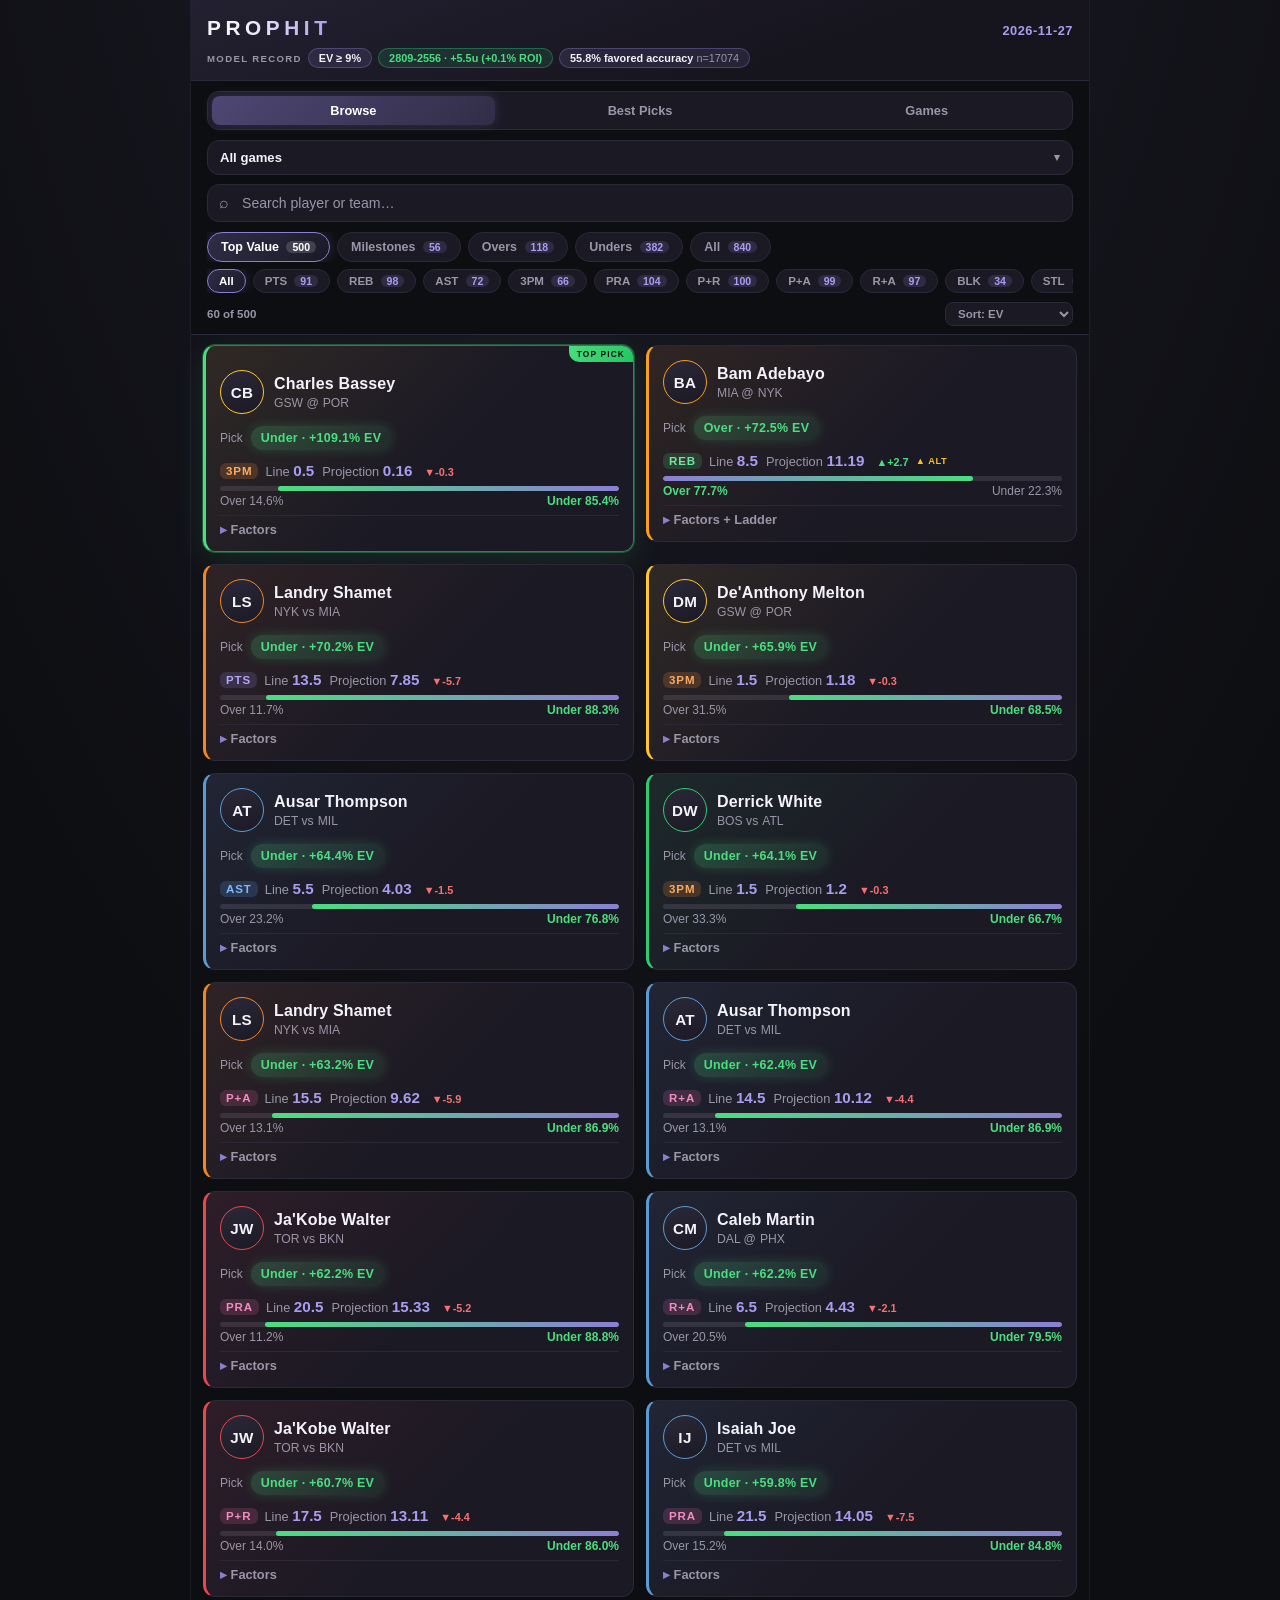
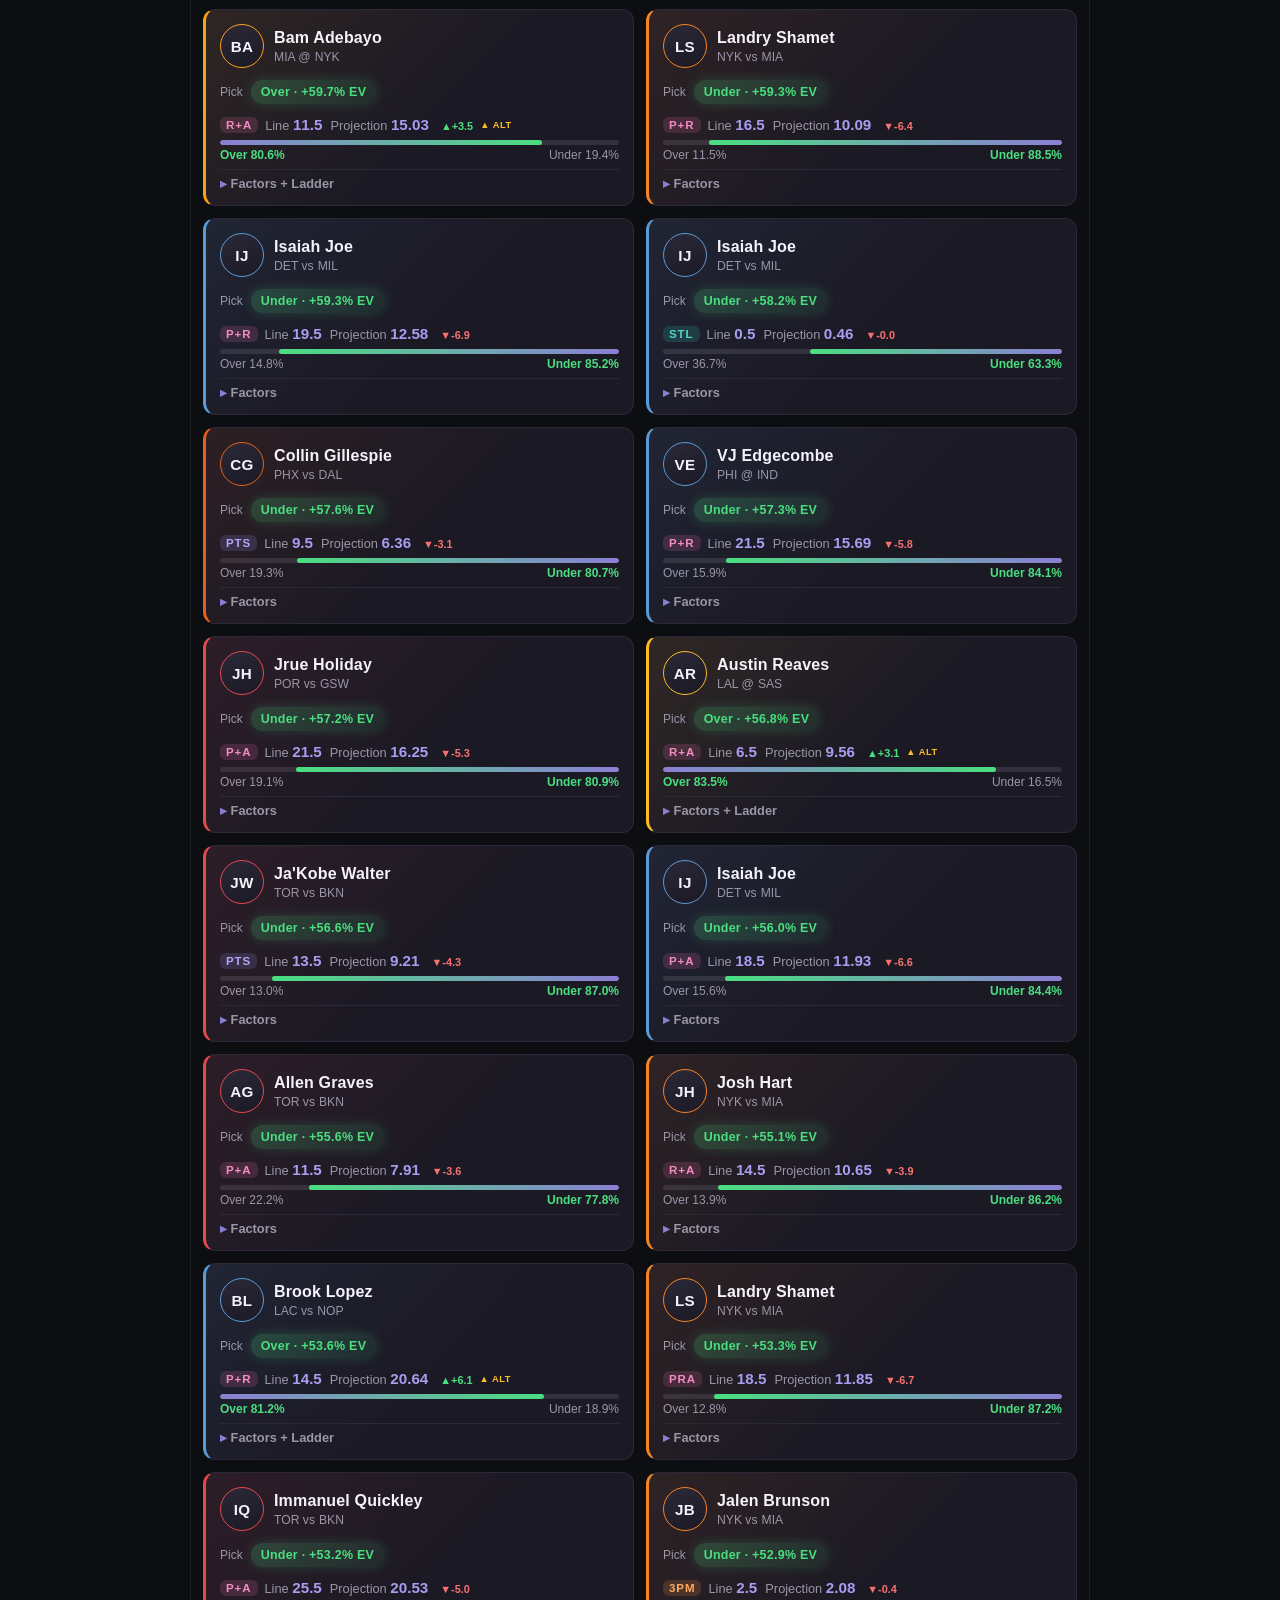
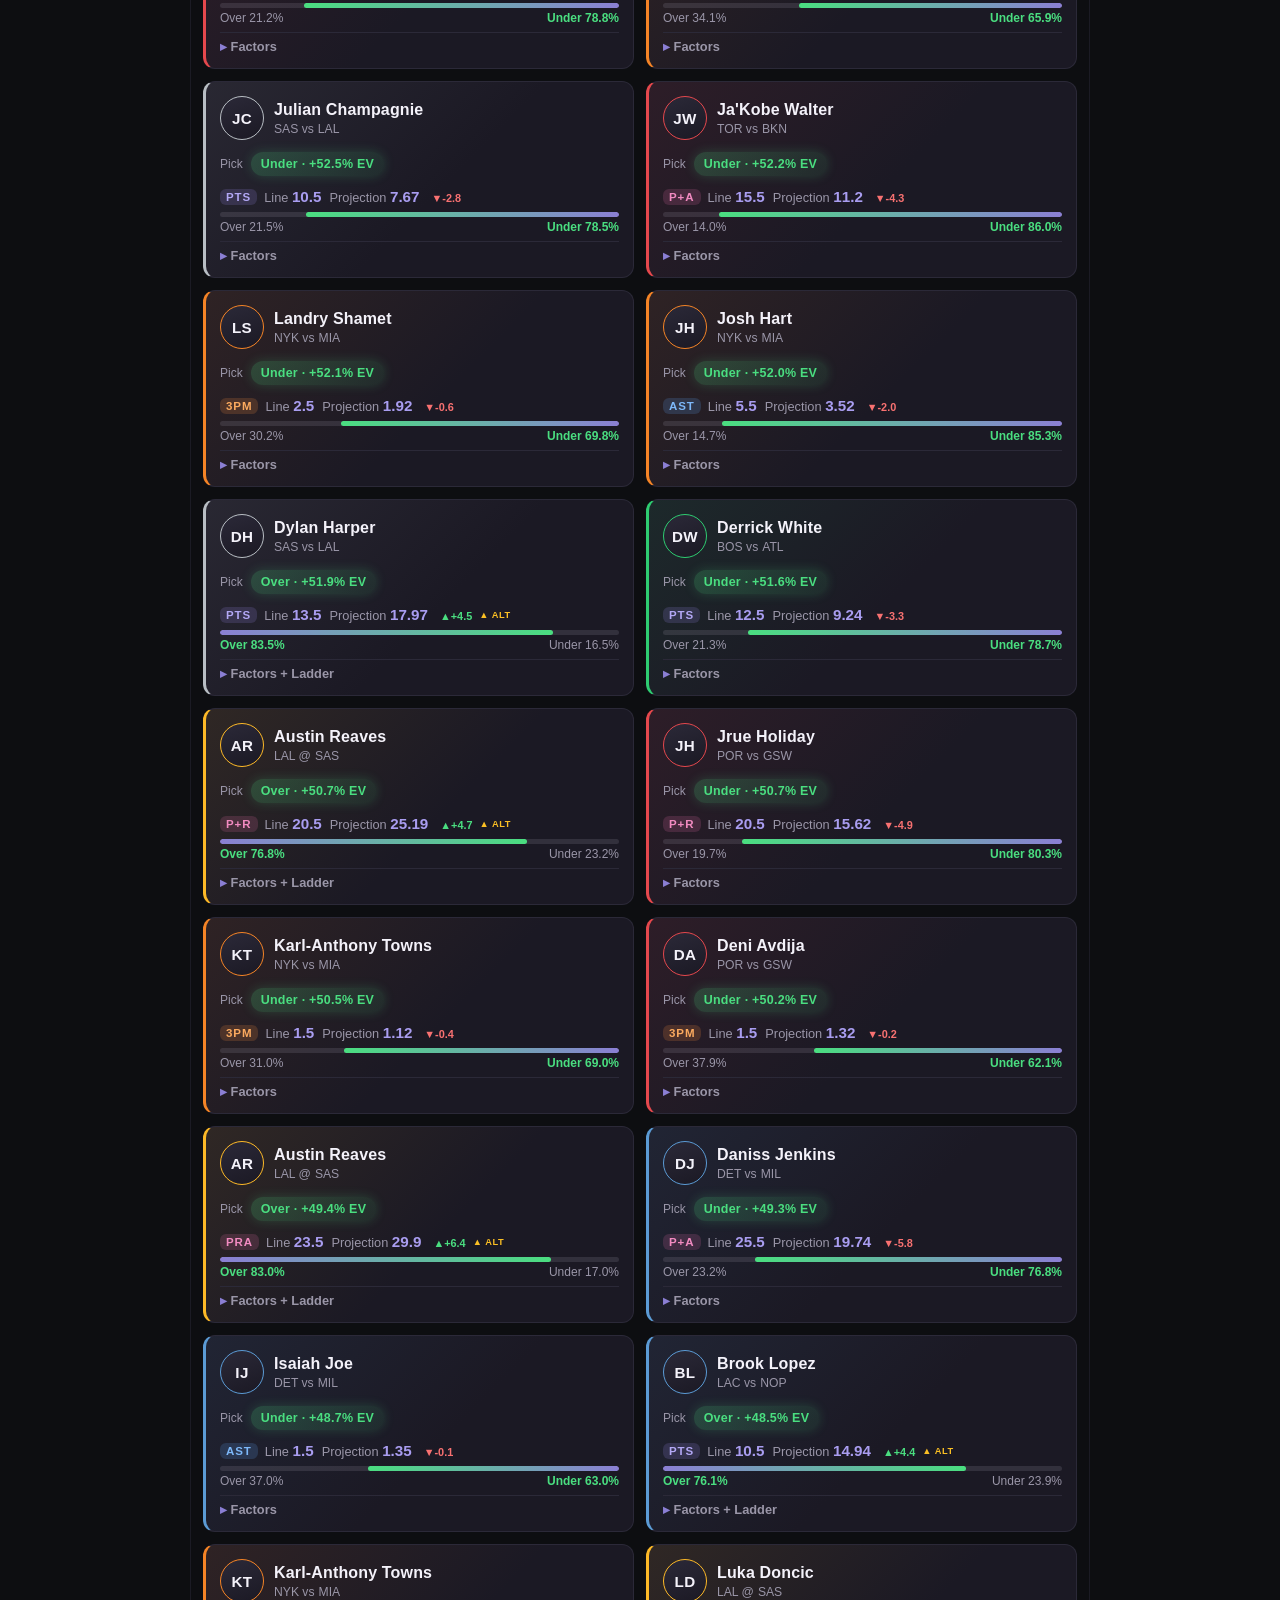
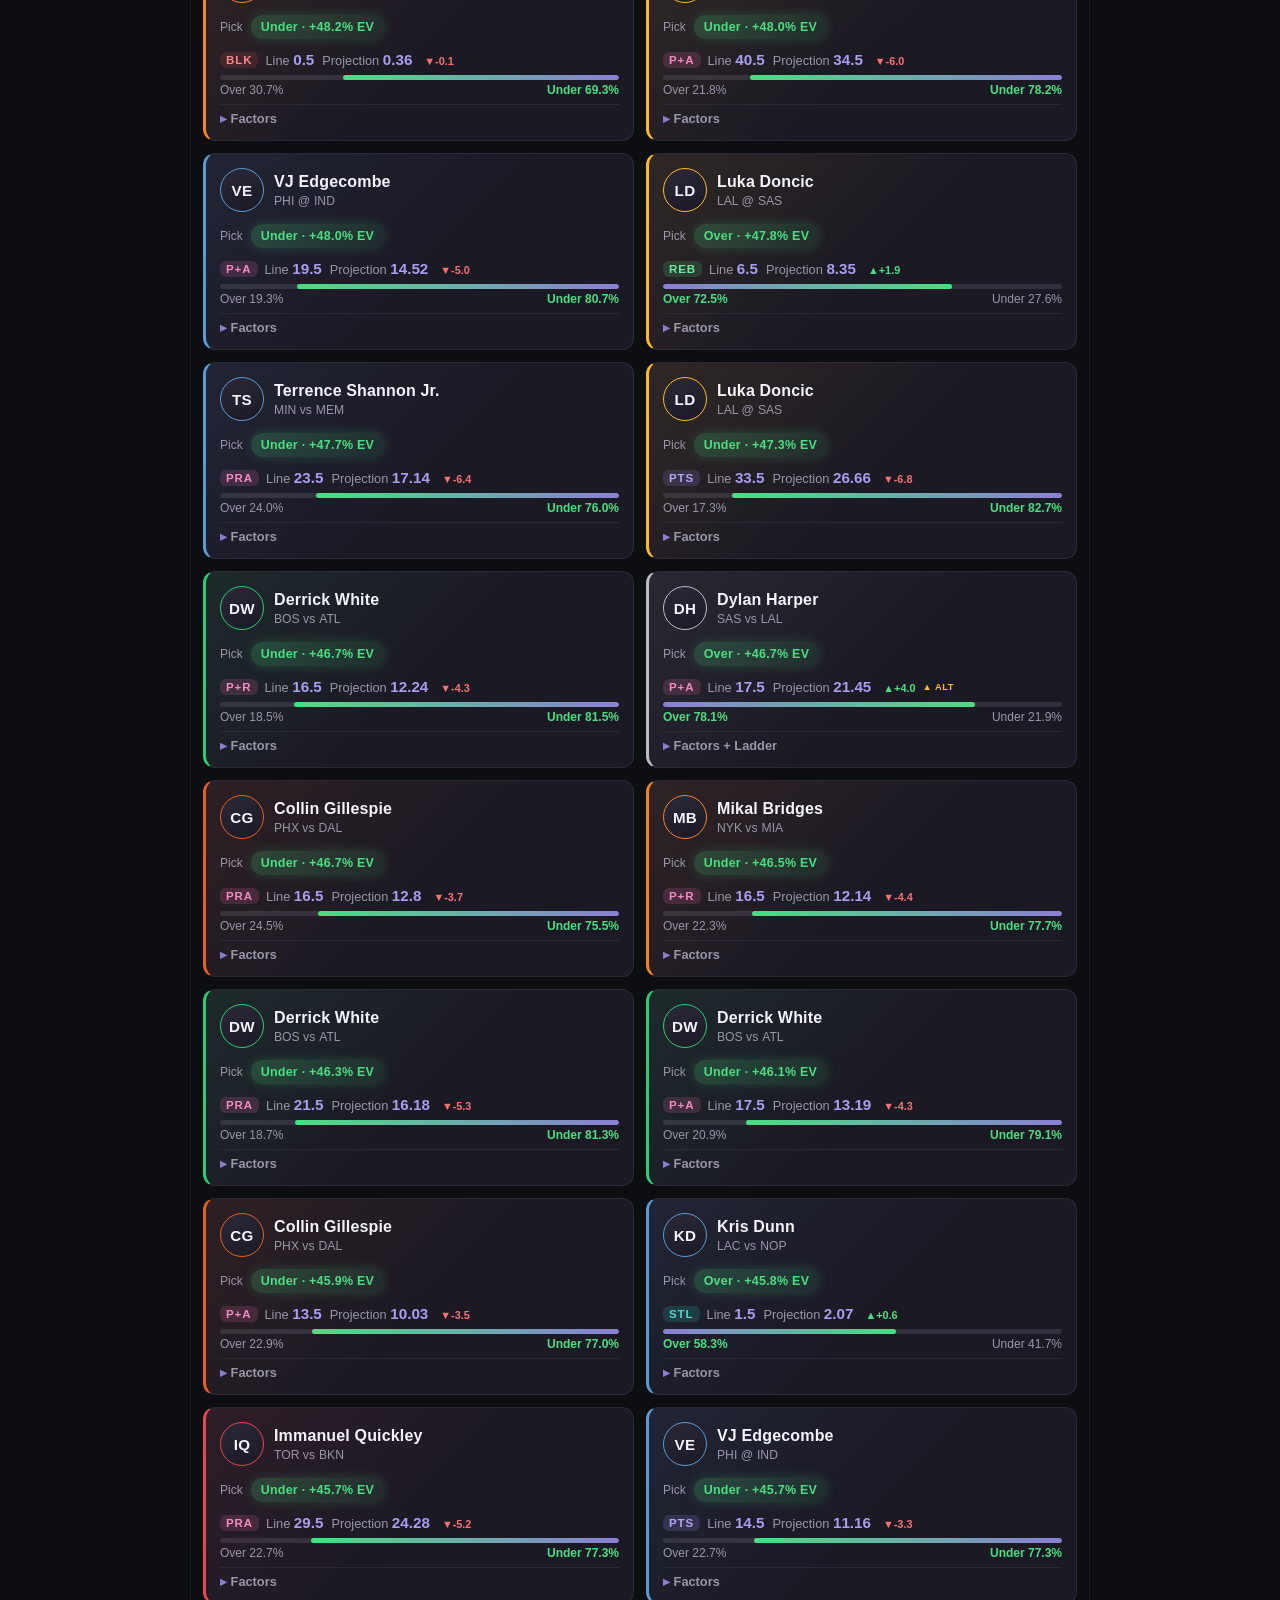
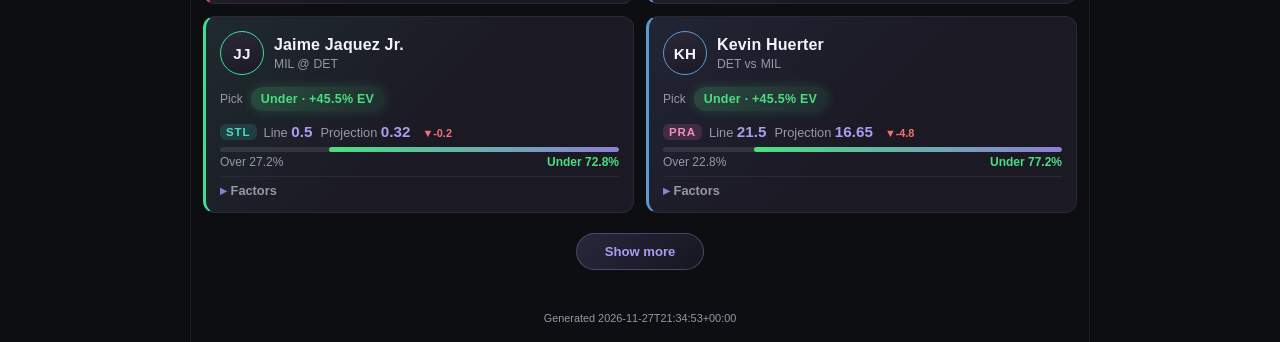
<file: site/index.html>
<!DOCTYPE html>
<html lang="en">
  <head>
    <meta charset="UTF-8" />
    <meta
      name="viewport"
      content="width=device-width, initial-scale=1.0, viewport-fit=cover"
    />
    <meta name="theme-color" content="#0d0e11" />
    <title>Prophit — Daily NBA Prop Slate</title>
    <link rel="stylesheet" href="styles.css?v=picks-3" />
  </head>
  <body>
    <div class="app">
      <header class="slate-header">
        <div class="header-row">
          <h1>PROPHIT</h1>
          <span id="slate-date" class="slate-date"></span>
        </div>
        <div id="model-record" class="model-record" hidden></div>
        <div id="demo-badge" class="demo-badge" hidden>DEMO DATA</div>
      </header>

      <div class="controls">
        <nav class="view-tabs" id="view-tabs" aria-label="Views">
          <button data-view="browse" class="view-tab active">Browse</button>
          <button data-view="digest" class="view-tab">Best Picks</button>
          <button data-view="games" class="view-tab">Games</button>
        </nav>

        <div id="browse-controls" class="browse-controls">
          <div class="game-picker" id="game-picker">
            <button id="game-picker-btn" class="game-picker-btn" type="button">
              <span id="game-picker-label">All games</span>
              <span id="game-picker-clear" class="game-picker-clear" hidden>✕</span>
              <span class="game-picker-caret">▾</span>
            </button>
            <div id="game-picker-list" class="game-picker-list" hidden></div>
          </div>
          <div class="search-wrap">
            <span class="search-icon">⌕</span>
            <input
              id="search"
              type="search"
              placeholder="Search player or team…"
              autocomplete="off"
            />
          </div>
          <nav class="filter-tabs" id="filter-tabs" aria-label="Play filters">
            <button data-filter="value" class="tab active"></button>
            <button data-filter="milestones" class="tab"></button>
            <button data-filter="overs" class="tab"></button>
            <button data-filter="unders" class="tab"></button>
            <button data-filter="all" class="tab"></button>
          </nav>
          <nav class="stat-tabs" id="stat-tabs" aria-label="Stat filters"></nav>
          <div class="results-meta">
            <span id="results-count"></span>
            <select id="sort-select" aria-label="Sort plays">
              <option value="ev">Sort: EV</option>
              <option value="prob">Sort: Probability</option>
              <option value="edge">Sort: Edge</option>
              <option value="name">Sort: Player</option>
            </select>
          </div>
        </div>

        <div id="digest-sort" class="digest-sort" hidden>
          <button data-dsort="ev" class="tab active">EV</button>
          <button data-dsort="prob" class="tab">Prob</button>
        </div>
        <p id="digest-note" class="digest-note" hidden>0.5 lines are excluded from Best Picks. Find them in Browse.</p>
      </div>

      <main id="plays" class="plays" aria-live="polite"></main>
      <div class="load-more-wrap">
        <button id="load-more" class="load-more" hidden>Show more</button>
      </div>

      <footer class="slate-footer">
        <span id="generated-at"></span>
      </footer>
    </div>

    <script src="app.js?v=picks-3"></script>
  </body>
</html>
</file>
<file: site/styles.css>
/* Prophit design system — charcoal/plum, mobile-first (SRD 7.1) */
[hidden] {
  display: none !important;
}

:root {
  --bg-base: #0d0e11;
  --bg-raised: #1c1a24;
  --bg-card: #1b1924;
  --bg-tray: #14131b;
  --border: #2b2938;
  --text-primary: #f4f2fa;
  --text-muted: #9a96a8;
  --edge-positive: #4ade80;
  --edge-neutral: #fbbf24;
  --edge-caution: #f87171;
  --accent: #8b7fd4;
  --accent-bright: #a99df0;
  --team: #8b7fd4;
}

* {
  box-sizing: border-box;
  margin: 0;
  padding: 0;
}

html {
  -webkit-text-size-adjust: 100%;
}

body {
  background: var(--bg-base);
  background-image: radial-gradient(
    120% 50% at 50% -10%,
    rgba(139, 127, 212, 0.14),
    transparent 60%
  );
  color: var(--text-primary);
  font-family: -apple-system, BlinkMacSystemFont, "Segoe UI", Roboto, sans-serif;
  min-height: 100vh;
  font-size: 15px;
}

.app {
  max-width: 430px;
  margin: 0 auto;
  min-height: 100vh;
  border-left: 1px solid rgba(43, 41, 56, 0.5);
  border-right: 1px solid rgba(43, 41, 56, 0.5);
}

/* --- sticky header --- */
.slate-header {
  background: linear-gradient(160deg, #232031 0%, #16141d 70%);
  padding: 16px 16px 12px;
  border-bottom: 1px solid var(--border);
}

.header-row {
  display: flex;
  align-items: baseline;
  justify-content: space-between;
}

.slate-header h1 {
  font-size: 1.3rem;
  letter-spacing: 0.22em;
  font-weight: 800;
  background: linear-gradient(90deg, #f4f2fa 30%, var(--accent-bright));
  -webkit-background-clip: text;
  background-clip: text;
  color: transparent;
}

.slate-date {
  color: var(--accent-bright);
  font-size: 0.8rem;
  font-weight: 700;
  letter-spacing: 0.04em;
}

.demo-badge {
  display: inline-block;
  margin-top: 8px;
  padding: 3px 10px;
  border-radius: 999px;
  font-size: 0.65rem;
  font-weight: 800;
  letter-spacing: 0.12em;
  color: #0d0e11;
  background: var(--edge-neutral);
}

.model-record {
  display: flex;
  align-items: center;
  flex-wrap: wrap;
  gap: 6px;
  margin-top: 8px;
}

.rec-label {
  font-size: 0.6rem;
  font-weight: 800;
  letter-spacing: 0.14em;
  color: var(--text-muted);
}

.rec-chip {
  padding: 3px 10px;
  border-radius: 999px;
  font-size: 0.68rem;
  font-weight: 700;
  background: rgba(139, 127, 212, 0.14);
  border: 1px solid rgba(139, 127, 212, 0.35);
  color: var(--text-primary);
}

.rec-chip i {
  font-style: normal;
  color: var(--text-muted);
  font-weight: 500;
}

.rec-chip.pos {
  background: rgba(47, 191, 113, 0.14);
  border-color: rgba(47, 191, 113, 0.4);
  color: var(--edge-positive);
}

.rec-chip.neg {
  background: rgba(229, 72, 77, 0.14);
  border-color: rgba(229, 72, 77, 0.4);
  color: var(--edge-caution);
}

/* --- controls (sticky: view tabs + browse tools) --- */
.controls {
  position: sticky;
  top: 0;
  z-index: 10;
  background: rgba(13, 14, 17, 0.94);
  backdrop-filter: blur(14px);
  -webkit-backdrop-filter: blur(14px);
  border-bottom: 1px solid var(--border);
  padding: 10px 16px 8px;
}

/* --- view tabs (segmented control) --- */
.view-tabs {
  display: grid;
  grid-template-columns: 1fr 1fr 1fr;
  gap: 4px;
  background: var(--bg-card);
  border: 1px solid var(--border);
  border-radius: 12px;
  padding: 4px;
}

.view-tab {
  border: none;
  background: transparent;
  color: var(--text-muted);
  border-radius: 8px;
  padding: 7px 4px;
  font-size: 0.8rem;
  font-weight: 700;
  cursor: pointer;
  transition: all 0.15s ease;
}

.view-tab.active {
  color: #fff;
  background: linear-gradient(
    135deg,
    rgba(139, 127, 212, 0.45),
    rgba(139, 127, 212, 0.2)
  );
  box-shadow: 0 0 12px rgba(139, 127, 212, 0.22);
}

.browse-controls {
  margin-top: 10px;
}


.digest-sort {
  display: flex;
  gap: 7px;
  margin-top: 9px;
  align-items: center;
}

.digest-sort::before {
  content: "SORT";
  font-size: 0.6rem;
  font-weight: 800;
  letter-spacing: 0.14em;
  color: var(--text-muted);
}

.digest-note {
  margin-top: 8px;
  font-size: 0.72rem;
  line-height: 1.4;
  color: var(--text-muted);
}

.search-wrap {
  position: relative;
  margin-bottom: 10px;
}

.search-icon {
  position: absolute;
  left: 12px;
  top: 50%;
  transform: translateY(-50%);
  color: var(--text-muted);
  font-size: 1rem;
  pointer-events: none;
}

#search {
  width: 100%;
  background: var(--bg-card);
  border: 1px solid var(--border);
  border-radius: 12px;
  color: var(--text-primary);
  font-size: 0.88rem;
  padding: 10px 12px 10px 34px;
  outline: none;
  transition: border-color 0.15s ease;
  -webkit-appearance: none;
}

#search:focus {
  border-color: var(--accent);
  box-shadow: 0 0 0 3px rgba(139, 127, 212, 0.15);
}

#search::placeholder {
  color: var(--text-muted);
}

/* --- filter tabs --- */
.filter-tabs,
.stat-tabs {
  display: flex;
  gap: 7px;
  overflow-x: auto;
  scrollbar-width: none;
}

.stat-tabs {
  margin-top: 7px;
}

.filter-tabs::-webkit-scrollbar,
.stat-tabs::-webkit-scrollbar {
  display: none;
}

.tab {
  background: var(--bg-card);
  color: var(--text-muted);
  border: 1px solid var(--border);
  border-radius: 999px;
  padding: 7px 13px;
  font-size: 0.78rem;
  font-weight: 600;
  white-space: nowrap;
  cursor: pointer;
  transition: all 0.15s ease;
}

.tab.active {
  color: #fff;
  border-color: var(--accent);
  background: linear-gradient(
    135deg,
    rgba(139, 127, 212, 0.28),
    rgba(139, 127, 212, 0.1)
  );
  box-shadow: 0 0 14px rgba(139, 127, 212, 0.25);
}

.stat-tab {
  padding: 5px 11px;
  font-size: 0.72rem;
}

.tab-n {
  display: inline-block;
  margin-left: 4px;
  padding: 0 6px;
  border-radius: 999px;
  background: rgba(139, 127, 212, 0.18);
  color: var(--accent-bright);
  font-size: 0.66rem;
  font-weight: 800;
}

.tab.active .tab-n {
  background: rgba(255, 255, 255, 0.16);
  color: #fff;
}

/* --- results meta row --- */
.results-meta {
  display: flex;
  align-items: center;
  justify-content: space-between;
  margin-top: 9px;
  font-size: 0.72rem;
  color: var(--text-muted);
}

#results-count {
  font-weight: 600;
}

#sort-select {
  background: var(--bg-card);
  color: var(--text-muted);
  border: 1px solid var(--border);
  border-radius: 8px;
  font-size: 0.72rem;
  font-weight: 600;
  padding: 4px 8px;
  outline: none;
  cursor: pointer;
}

/* --- section headers (digest/game views) --- */
.section-header {
  display: flex;
  align-items: center;
  justify-content: space-between;
  padding: 2px 4px;
  margin-top: 6px;
}

.section-header .stat-badge {
  font-size: 0.74rem;
  padding: 4px 10px;
}

.section-n {
  font-size: 0.68rem;
  font-weight: 700;
  color: var(--text-muted);
  letter-spacing: 0.05em;
}

/* --- game cards (games view) --- */
.game-card {
  display: flex;
  align-items: center;
  justify-content: space-between;
  gap: 10px;
  width: 100%;
  text-align: left;
  background: var(--bg-card);
  border: 1px solid var(--border);
  border-radius: 12px;
  padding: 12px 14px;
  color: var(--text-primary);
  cursor: pointer;
  transition: border-color 0.15s ease;
}

.game-card:active {
  transform: scale(0.99);
  border-color: var(--accent);
}

.game-teams {
  display: flex;
  align-items: center;
  gap: 7px;
  font-size: 0.92rem;
}

.game-teams img {
  width: 22px;
  height: 22px;
  object-fit: contain;
}

.game-at {
  color: var(--text-muted);
  font-size: 0.72rem;
  font-weight: 600;
}

.game-counts {
  display: flex;
  flex-direction: column;
  align-items: flex-end;
  gap: 3px;
}

.rec-n {
  font-size: 0.7rem;
  font-weight: 800;
  color: var(--edge-positive);
}

.prop-n {
  font-size: 0.66rem;
  color: var(--text-muted);
}

/* --- play cards --- */
.plays {
  padding: 10px 12px 20px;
  display: grid;
  grid-template-columns: minmax(0, 1fr);
  gap: 12px;
  align-items: start;
}

.plays.cols3 {
  grid-template-columns: 1fr 1fr 1fr;
  gap: 7px;
}

@media (min-width: 700px) {
  .app {
    max-width: 900px;
  }

  .plays.cols2 {
    grid-template-columns: repeat(2, minmax(0, 1fr));
  }
}

.game-card,
.empty-state,
.section-header {
  grid-column: 1 / -1;
}

.play-card {
  position: relative;
  background: linear-gradient(
    135deg,
    color-mix(in srgb, var(--team) 9%, var(--bg-card)),
    var(--bg-card) 55%
  );
  border: 1px solid var(--border);
  border-left: 3px solid var(--team);
  border-radius: 12px;
  padding: 14px;
  overflow: hidden;
}

.play-card.featured {
  padding-top: 24px;
  border-color: rgba(74, 222, 128, 0.5);
  border-left-color: var(--edge-positive);
  box-shadow:
    0 0 0 1px rgba(74, 222, 128, 0.3),
    0 8px 32px rgba(74, 222, 128, 0.12);
}

.featured-tag {
  position: absolute;
  top: 0;
  right: 0;
  background: linear-gradient(135deg, var(--edge-positive), #22c55e);
  color: #0d0e11;
  font-size: 0.6rem;
  font-weight: 900;
  letter-spacing: 0.14em;
  padding: 4px 12px;
  border-bottom-left-radius: 10px;
}

.card-top {
  display: flex;
  align-items: center;
  gap: 10px;
}

.card-recommendation {
  display: flex;
  flex-wrap: wrap;
  align-items: center;
  gap: 8px;
  margin-top: 12px;
  color: var(--text-muted);
  font-size: 0.75rem;
}

.card-recommendation .chip {
  font-size: 0.78rem;
  padding: 5px 10px;
}

.avatar {
  position: relative;
  width: 44px;
  height: 44px;
  border-radius: 50%;
  flex-shrink: 0;
  background: linear-gradient(160deg, #2b2938, #1b1924);
  border: 1.5px solid var(--team);
  display: flex;
  align-items: center;
  justify-content: center;
  overflow: hidden;
  font-weight: 800;
  font-size: 0.95rem;
  color: var(--text-primary);
  letter-spacing: 0.02em;
}

.avatar .initials {
  display: flex;
  align-items: center;
  justify-content: center;
  width: 100%;
  height: 100%;
}

.avatar.loaded .initials {
  display: none;
}

.avatar img {
  position: absolute;
  inset: 0;
  width: 100%;
  height: 100%;
  object-fit: cover;
  object-position: top;
  background: #1b1924;
}

.player-block {
  flex: 1;
  min-width: 0;
}

.player-name {
  font-weight: 700;
  font-size: 1rem;
  letter-spacing: 0.01em;
  overflow-wrap: anywhere;
  line-height: 1.3;
}

.player-meta {
  display: flex;
  align-items: center;
  gap: 4px;
  color: var(--text-muted);
  font-size: 0.76rem;
  margin-top: 2px;
  flex-wrap: wrap;
}

.player-meta img {
  width: 13px;
  height: 13px;
  object-fit: contain;
}

.chip {
  border-radius: 999px;
  padding: 3px 7px;
  font-size: 0.6rem;
  font-weight: 800;
  white-space: nowrap;
  letter-spacing: 0.02em;
}

.chip.ev-pos {
  background: linear-gradient(135deg, rgba(74, 222, 128, 0.22), rgba(74, 222, 128, 0.08));
  color: var(--edge-positive);
  box-shadow: 0 0 12px rgba(74, 222, 128, 0.2);
}

.chip.ev-neutral {
  background: rgba(251, 191, 36, 0.14);
  color: var(--edge-neutral);
}

.chip.ev-caution {
  background: rgba(248, 113, 113, 0.12);
  color: var(--edge-caution);
}

/* --- stat line --- */
.stat-row {
  display: flex;
  flex-wrap: wrap;
  align-items: center;
  gap: 7px;
  margin-top: 12px;
}

.stat-badge {
  border-radius: 6px;
  padding: 2px 6px;
  font-size: 0.72rem;
  font-weight: 800;
  letter-spacing: 0.08em;
}

.stat-badge.pts { background: rgba(139, 127, 212, 0.2); color: #b3a8f5; }
.stat-badge.reb { background: rgba(74, 222, 128, 0.16); color: #6fe8a0; }
.stat-badge.ast { background: rgba(96, 165, 250, 0.18); color: #7db8f9; }
.stat-badge.fg3m { background: rgba(251, 146, 60, 0.18); color: #fbaa5f; }
.stat-badge.pra, .stat-badge.pr, .stat-badge.pa, .stat-badge.ra {
  background: rgba(244, 114, 182, 0.16); color: #f28bc1;
}
.stat-badge.stl { background: rgba(45, 212, 191, 0.16); color: #4fd8c9; }
.stat-badge.blk { background: rgba(229, 72, 77, 0.16); color: #f48a8a; }
.stat-badge.tov { background: rgba(154, 150, 168, 0.16); color: #b6b2c2; }

.line-model {
  display: flex;
  flex-wrap: wrap;
  align-items: baseline;
  gap: 8px;
  font-size: 0.8rem;
  color: var(--text-muted);
}

.line-model b {
  color: var(--accent-bright);
  font-size: 0.95rem;
}

.edge-arrow {
  font-weight: 700;
  font-size: 0.68rem;
  margin-left: 4px;
}

.edge-arrow.up { color: var(--edge-positive); }
.edge-arrow.down { color: var(--edge-caution); }

/* --- win probability bar --- */
.prob-bar {
  margin-top: 7px;
  height: 5px;
  border-radius: 999px;
  background: rgba(154, 150, 168, 0.18);
  overflow: hidden;
}

.prob-fill {
  height: 100%;
  border-radius: 999px;
  background: linear-gradient(90deg, var(--accent), var(--edge-positive));
  transition: width 0.4s ease;
}

.prob-fill.under {
  margin-left: auto;
  background: linear-gradient(270deg, var(--accent), var(--edge-positive));
}

.prob-labels {
  display: flex;
  justify-content: space-between;
  margin-top: 3px;
  font-size: 0.75rem;
  color: var(--text-muted);
}

.prob-labels .favored { color: var(--edge-positive); font-weight: 700; }


/* --- expandable trays --- */
details.tray {
  margin-top: 7px;
  border-top: 1px solid var(--border);
  padding-top: 6px;
}

details.tray summary {
  cursor: pointer;
  color: var(--text-muted);
  font-size: 0.8rem;
  font-weight: 600;
  list-style: none;
}

details.tray summary::before {
  content: "▸ ";
  color: var(--accent);
}

details.tray[open] summary::before {
  content: "▾ ";
}

.fact-grid {
  display: grid;
  grid-template-columns: 1fr 1fr;
  gap: 7px 12px;
  margin-top: 8px;
  font-size: 0.78rem;
  color: var(--text-muted);
}

.fact-grid b {
  color: var(--text-primary);
  font-weight: 600;
}

/* --- milestone ladder --- */
.ladder {
  margin-top: 8px;
  background: var(--bg-tray);
  border: 1px solid var(--border);
  border-radius: 10px;
  padding: 10px;
  font-size: 0.76rem;
}

.ladder-rung {
  display: grid;
  grid-template-columns: 62px 1fr auto;
  align-items: center;
  gap: 8px;
  padding: 5px 0;
}

.ladder-k {
  font-weight: 800;
  color: var(--text-primary);
}

.ladder-bar {
  height: 5px;
  border-radius: 999px;
  background: rgba(154, 150, 168, 0.15);
  overflow: hidden;
}

.ladder-fill {
  height: 100%;
  background: linear-gradient(90deg, var(--accent), var(--edge-neutral));
  border-radius: 999px;
}

.ladder-odds {
  text-align: right;
  font-size: 0.72rem;
  color: var(--text-muted);
  white-space: nowrap;
}

.ladder-odds b {
  color: var(--accent-bright);
}

.ladder-odds .target {
  color: var(--edge-positive);
  font-weight: 700;
}

/* --- load more --- */
.load-more-wrap {
  display: flex;
  justify-content: center;
  padding: 0 16px 24px;
}

.load-more {
  background: linear-gradient(
    135deg,
    rgba(139, 127, 212, 0.22),
    rgba(139, 127, 212, 0.08)
  );
  color: var(--accent-bright);
  border: 1px solid rgba(139, 127, 212, 0.4);
  border-radius: 999px;
  padding: 10px 28px;
  font-size: 0.82rem;
  font-weight: 700;
  cursor: pointer;
  transition: all 0.15s ease;
}

.load-more:active {
  transform: scale(0.97);
}

/* --- misc --- */
.empty-state {
  text-align: center;
  color: var(--text-muted);
  padding: 56px 24px;
  font-size: 0.9rem;
  line-height: 1.5;
}

.slate-footer {
  text-align: center;
  color: var(--text-muted);
  font-size: 0.68rem;
  padding: 18px;
}

/* --- mini tiles (Best Picks, 3 per row) --- */
.mini-card {
  position: relative;
  background: linear-gradient(
    160deg,
    color-mix(in srgb, var(--team) 11%, var(--bg-card)),
    var(--bg-card) 60%
  );
  border: 1px solid var(--border);
  border-top: 2px solid var(--team);
  border-radius: 11px;
  padding: 8px 8px 7px;
  overflow: hidden;
}

.mini-card .avatar {
  width: 28px;
  height: 28px;
  font-size: 0.6rem;
}

.mc-top {
  display: flex;
  align-items: center;
  justify-content: space-between;
  gap: 6px;
}

.mc-ev {
  font-size: 0.6rem;
  font-weight: 800;
  letter-spacing: 0.02em;
  white-space: nowrap;
}

.mc-ev.pos { color: var(--edge-positive); }
.mc-ev.neu { color: var(--edge-neutral); }
.mc-ev.neg { color: var(--edge-caution); }

.mc-name {
  font-weight: 700;
  font-size: 0.74rem;
  margin-top: 6px;
  white-space: nowrap;
  overflow: hidden;
  text-overflow: ellipsis;
}

.mc-meta {
  color: var(--text-muted);
  font-size: 0.6rem;
  margin-top: 2px;
  white-space: nowrap;
  overflow: hidden;
  text-overflow: ellipsis;
}

.mc-stat {
  color: var(--accent-bright);
  font-weight: 800;
}

.mc-line {
  margin-top: 5px;
  font-size: 0.7rem;
  color: var(--text-muted);
}

.mc-line b {
  color: var(--accent-bright);
}

.mini-card .prob-bar {
  margin-top: 5px;
  height: 4px;
}

.mc-fav {
  margin-top: 3px;
  font-size: 0.62rem;
  font-weight: 700;
  color: var(--edge-positive);
}

.mc-flag {
  margin-top: 4px;
  font-size: 0.56rem;
  font-weight: 800;
  letter-spacing: 0.08em;
  color: var(--edge-neutral);
}

.featured-tag {
  font-size: 0.52rem;
  padding: 3px 8px;
}

/* --- game picker dropdown --- */
.game-picker {
  position: relative;
  margin-bottom: 9px;
}

.game-picker-btn {
  display: flex;
  align-items: center;
  gap: 8px;
  width: 100%;
  background: var(--bg-card);
  border: 1px solid var(--border);
  border-radius: 12px;
  color: var(--text-primary);
  font-size: 0.82rem;
  font-weight: 700;
  padding: 9px 12px;
  cursor: pointer;
  transition: border-color 0.15s ease;
}

.game-picker-btn:active {
  border-color: var(--accent);
}

#game-picker-label {
  flex: 1;
  text-align: left;
}

.game-picker-caret {
  color: var(--text-muted);
  font-size: 0.7rem;
}

.game-picker-clear {
  display: inline-flex;
  align-items: center;
  justify-content: center;
  width: 20px;
  height: 20px;
  border-radius: 999px;
  background: rgba(255, 255, 255, 0.1);
  color: var(--text-primary);
  font-size: 0.62rem;
}

.game-picker-list {
  position: absolute;
  top: calc(100% + 6px);
  left: 0;
  right: 0;
  z-index: 30;
  background: #1c1a26;
  border: 1px solid var(--border);
  border-radius: 12px;
  padding: 5px;
  max-height: 320px;
  overflow-y: auto;
  box-shadow: 0 14px 40px rgba(0, 0, 0, 0.55);
}

.game-option {
  display: flex;
  align-items: center;
  justify-content: space-between;
  gap: 8px;
  width: 100%;
  text-align: left;
  background: transparent;
  border: none;
  border-radius: 8px;
  color: var(--text-primary);
  font-size: 0.82rem;
  padding: 8px 9px;
  cursor: pointer;
}

.game-option:active,
.game-option.active {
  background: rgba(139, 127, 212, 0.18);
}

.game-option .game-teams img {
  width: 20px;
  height: 20px;
}

/* --- compact milestone badge + tray label --- */
.ms-badge {
  font-size: 0.58rem;
  font-weight: 800;
  letter-spacing: 0.06em;
  color: var(--edge-neutral);
  white-space: nowrap;
}

.tray-label {
  margin-top: 8px;
  font-size: 0.6rem;
  font-weight: 800;
  letter-spacing: 0.12em;
  color: var(--text-muted);
}
</file>
